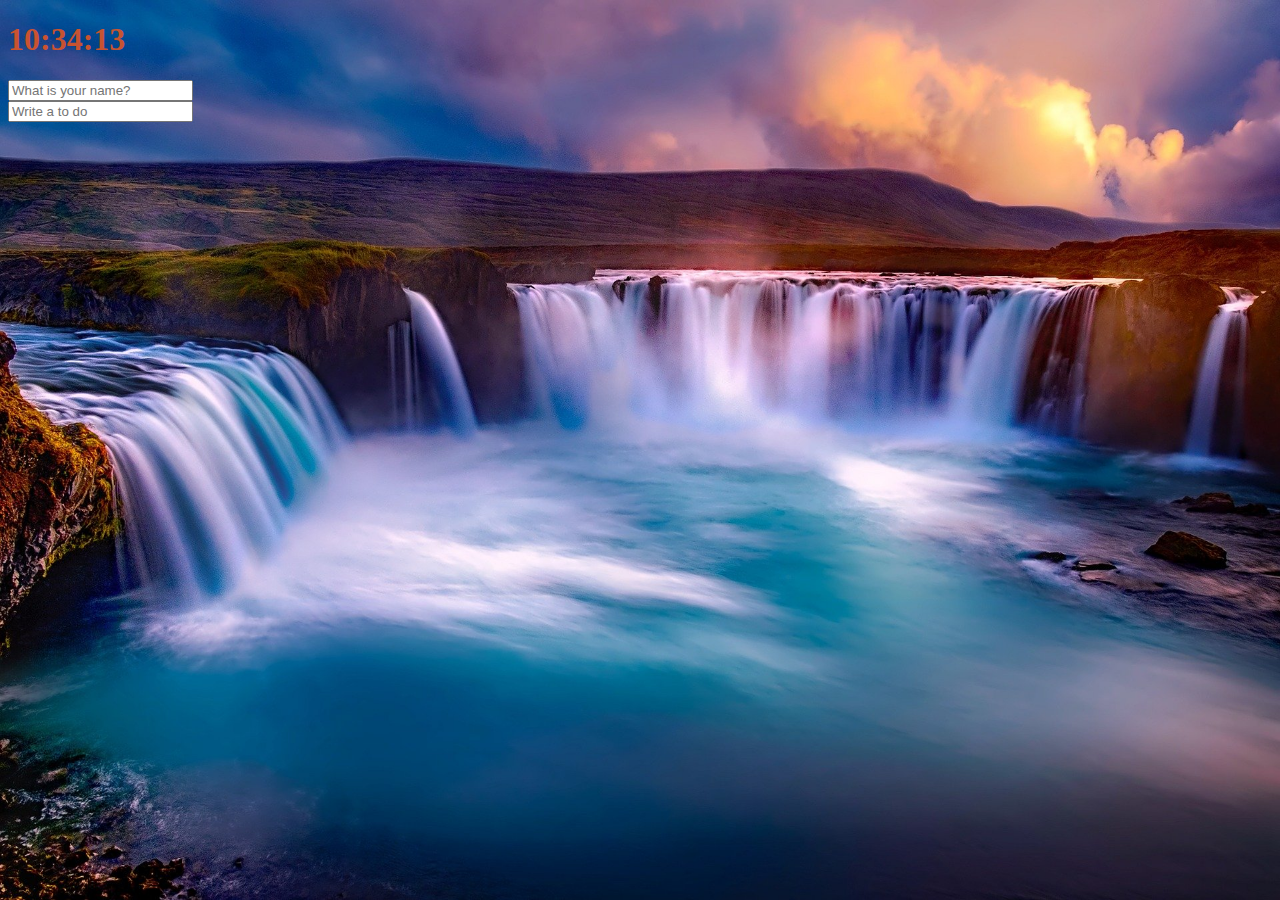
<file: VanillaJS-master/index.html>
<!DOCTYPE html>
<html>
<head>
    <meta charset="UTF-8">
    <title>Something</title>
    <link rel="stylesheet" href="index.css" />
</head>

<body>
    <!--  index.js test -->
    <!-- <h1 id="title" class="btn">This works!</h1> -->
    <!-- <script src="index.js"></script> -->
    <div class="js-clock">
        <h1>00:00</h1>
    </div>
    <form class="js-form form showing">
        <input type="text" placeholder="What is your name?"/>
    </form>
    <h4 class="js-greetings greetings"></h4>
    <form class="js-toDoForm">
        <input type="text" placeholder="Write a to do" />
    </form>
    <ul class="js-toDoList">
    </ul>

    <script src="clock.js"></script>
    <script src="getting.js"></script>
    <script src="todo.js"></script>
    <script src="bg.js"></script>
    <script src="weather.js"></script>
</body>
</html>
</file>
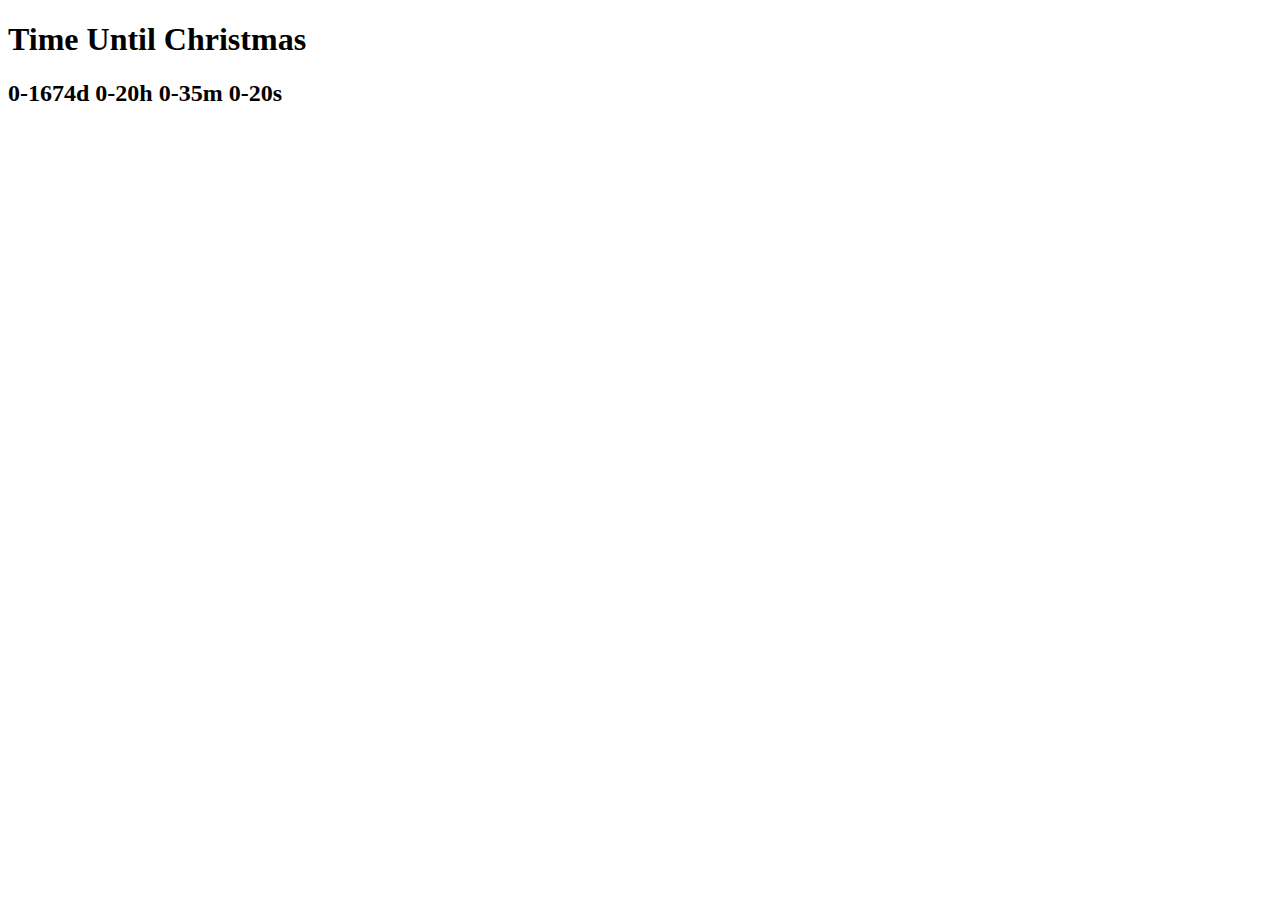
<file: VanillaJS_Challenger/3일차/index.html>
<!DOCTYPE html>
<html>
  <head>
    <title>Parcel Sandbox</title>
    <meta charset="UTF-8" />
  </head>

  <body>
    <div class="js-clock">
      <h1>Time Until Christmas</h1>
      <h2>00:00</h2>
    </div>
    <script src="src/index.js"></script>
  </body>
</html>
</file>
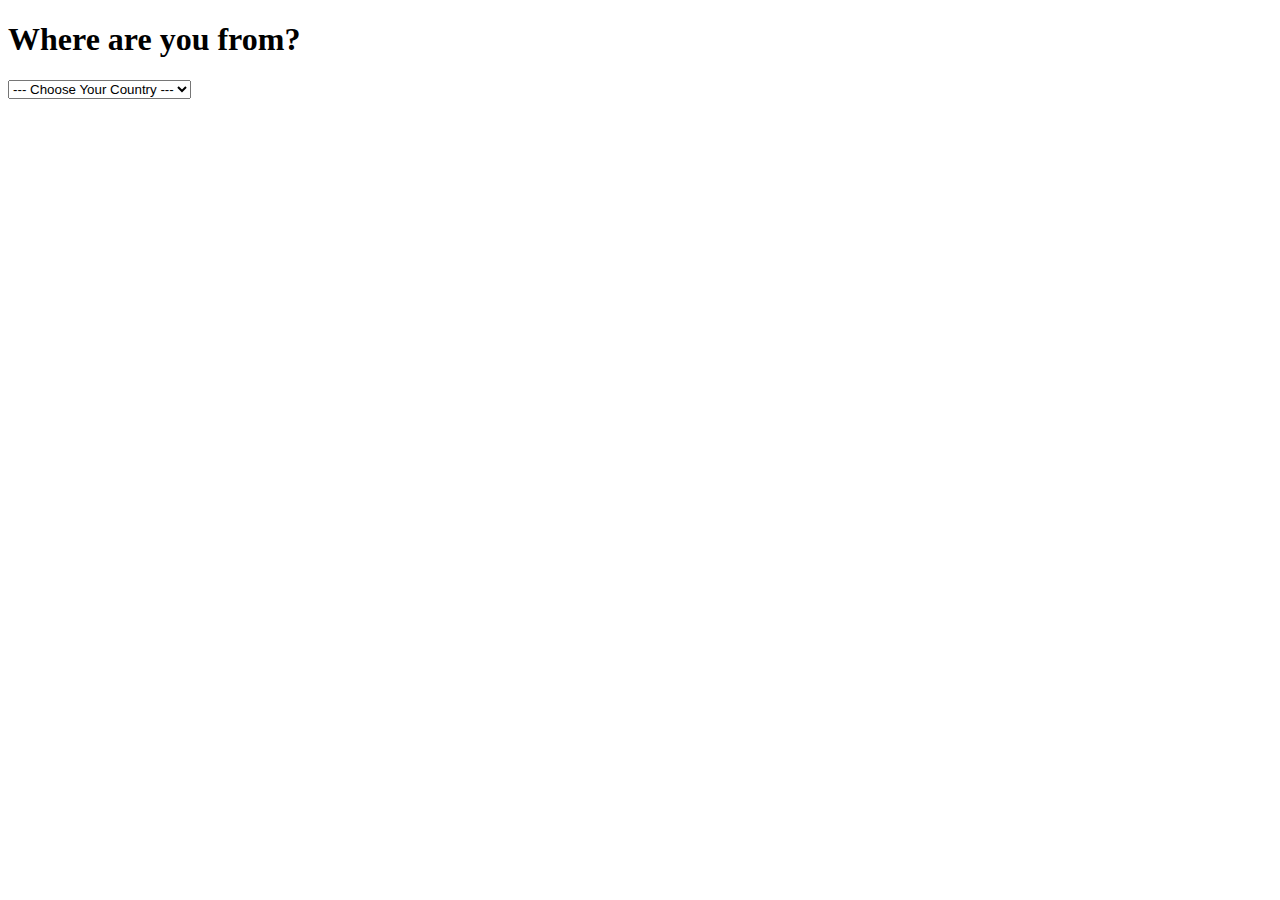
<file: VanillaJS_Challenger/4일차/index.html>
<!DOCTYPE html>
<html>
  <head>
    <title>Parcel Sandbox</title>
    <meta charset="UTF-8" />
  </head>
  <body>
    <h1>Where are you from?</h1>
    <select class="js-select">
      <option value="">--- Choose Your Country ---</option>
      <option value="KR">Korea</option>
      <option value="GR">Greece</option>
      <option value="TUR">Turkey</option>
      <option value="FIN">Finland</option>
    </select>
    <h3 class="result"></h3>
    <script src="src/index.js"></script>
  </body>
</html>
</file>
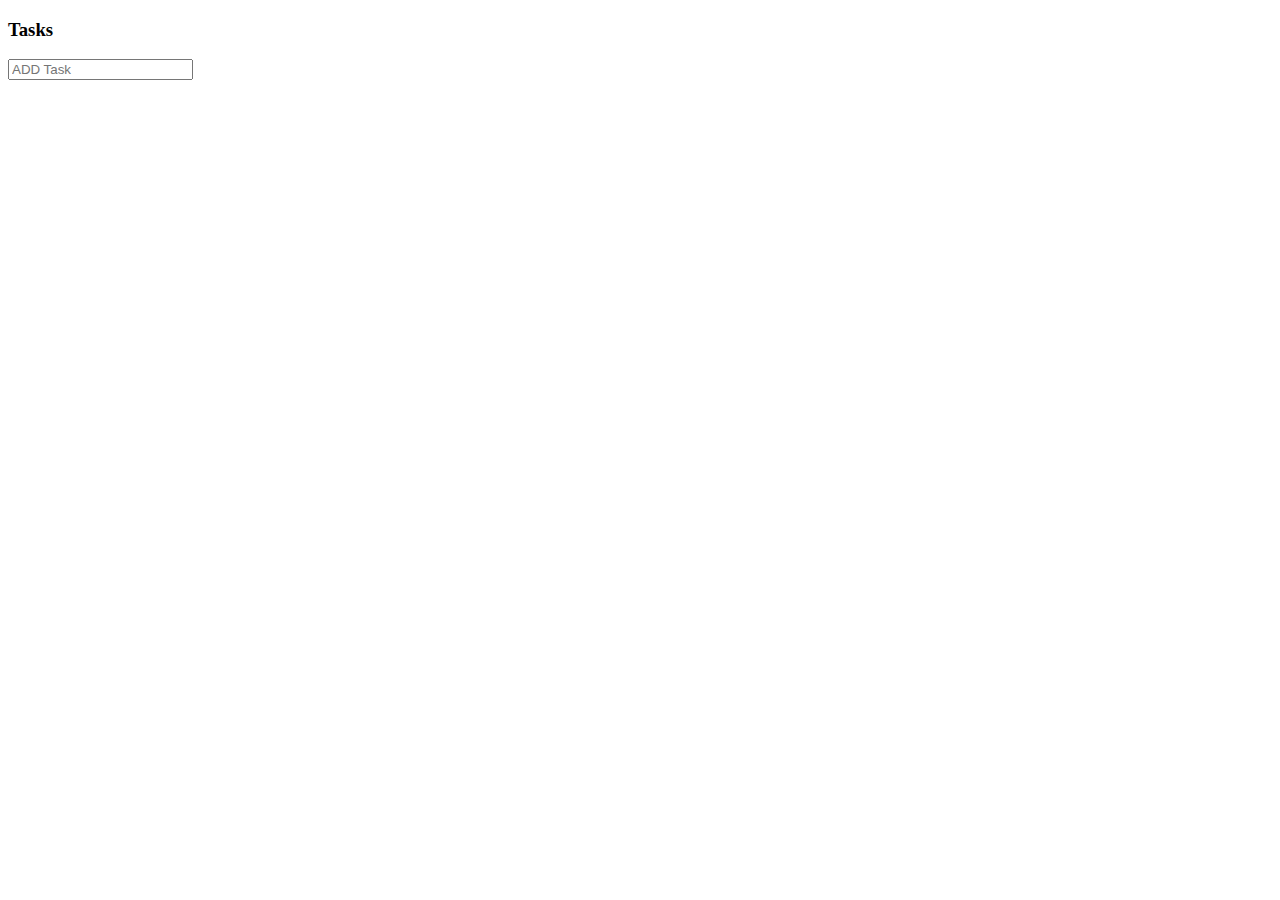
<file: VanillaJS_Challenger/5일차/index.html>
<!DOCTYPE html>
<html>
  <head>
    <title>Parcel Sandbox</title>
    <meta charset="UTF-8" />
  </head>

  <body>
    <h3>Tasks</h3>
    <form class="js-form">
        <input type="text" placeholder="ADD Task"/>
    </form>
    <ul class="js-pending">
    </ul>
    <ul class="js-finished">
    </ul>
    <script src="src/index.js"></script>
  </body>
</html>
</file>
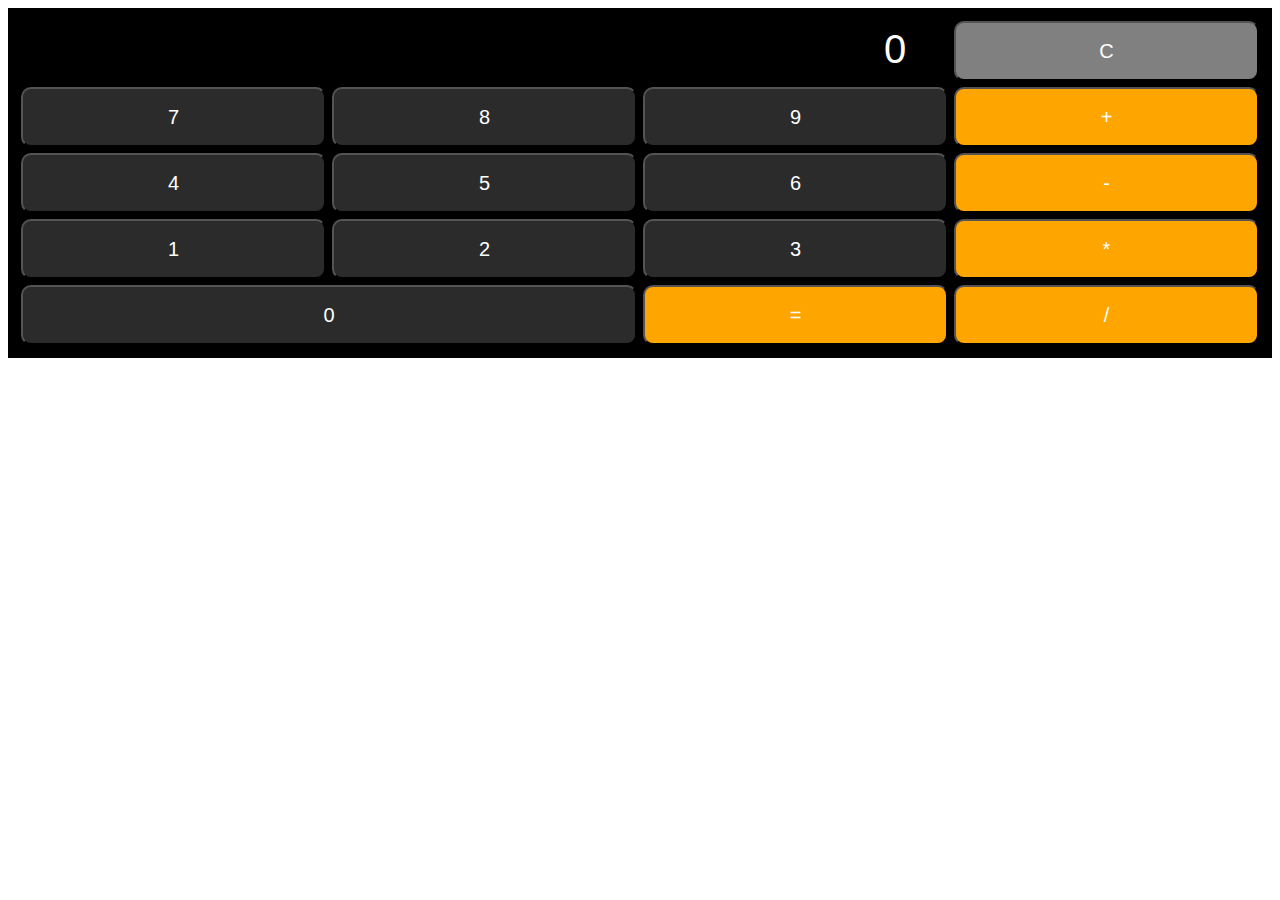
<file: VanillaJS_Challenger/8.1일차/index.html>
<!DOCTYPE html>
<html>
  <head>
    <title>Parcel Sandbox</title>
    <link rel="stylesheet" href="src/styles.css" />
    <meta charset="UTF-8" />
  </head>
  <body>
    <div class="container">
        <div class="show"><input type="text" class="js-result" value="0"/></div>
        <button class="js-reset" data-Type="ac">C</button>
        <button class="js-number">7</button>
        <button class="js-number">8</button>
        <button class="js-number">9</button>
        <button class="js-operation" data-Type="operator">+</button>
        <button class="js-number">4</button>
        <button class="js-number">5</button>
        <button class="js-number">6</button>
        <button class="js-operation" data-Type="operator">-</button>
        <button class="js-number">1</button>
        <button class="js-number">2</button>
        <button class="js-number">3</dbuttoniv>
        <button class="js-operation" data-Type="operator">*</button>
        <button class="zero js-number">0</button>
        <button class="js-operation js-equals" data-Type="equals">=</button>
        <button class="js-operation" data-Type="operator">/</button>
    </button>
    <script src="src/index.js"></script>
  </body>
</html>
</file>
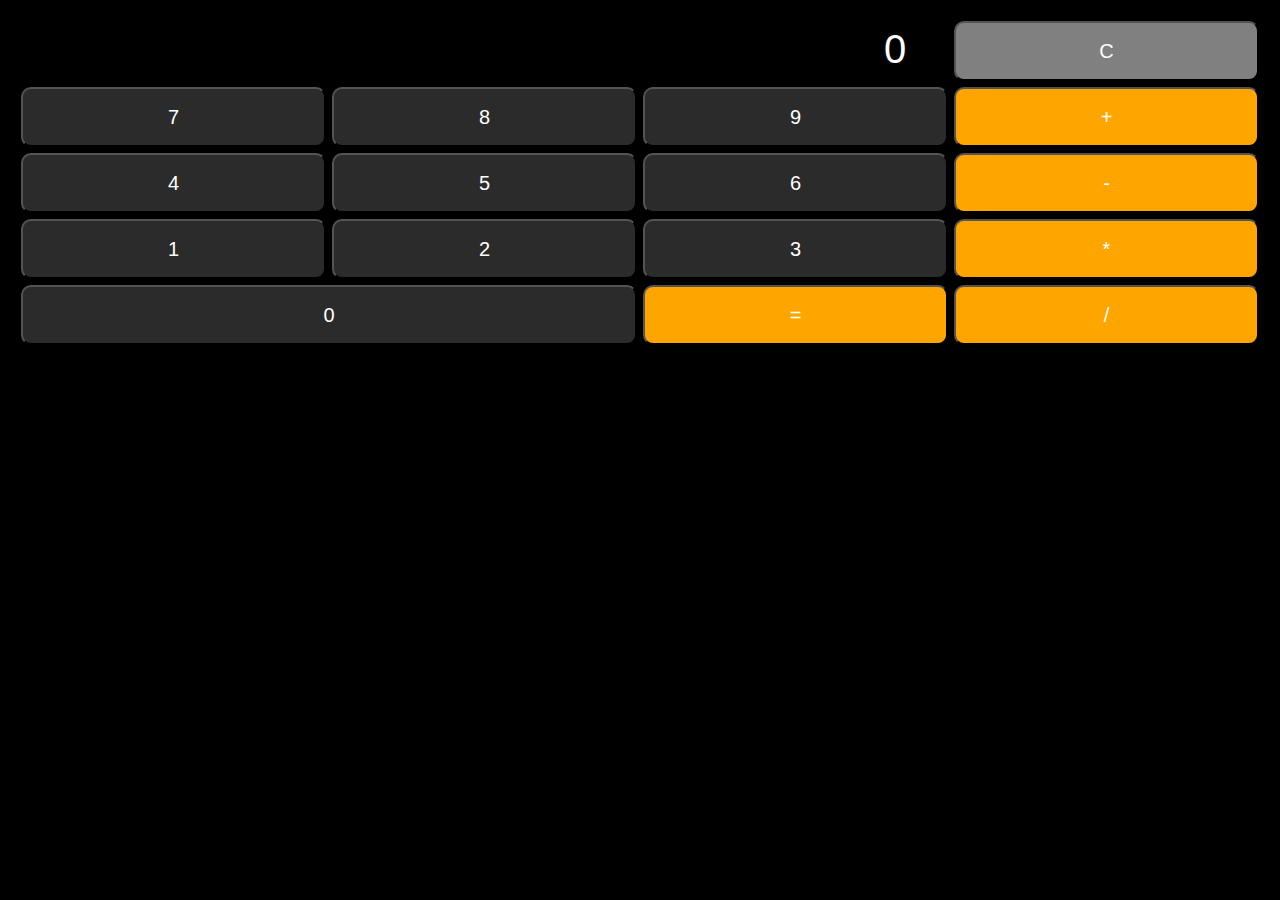
<file: VanillaJS_Challenger/8일차/index.html>
<!DOCTYPE html>
<html>
  <head>
    <title>Parcel Sandbox</title>
    <link rel="stylesheet" href="src/styles.css" />
    <meta charset="UTF-8" />
  </head>
  <body>
    <div class="container">
        <div class="result"><input type="text" class="show" value="0"/></div>
        <button class="cancle" data-Type="ac">C</button>
        <button class="number">7</button>
        <button class="number">8</button>
        <button class="number">9</button>
        <button class="operation" data-Type="operator">+</button>
        <button class="number">4</button>
        <button class="number">5</button>
        <button class="number">6</button>
        <button class="operation" data-Type="operator">-</button>
        <button class="number">1</button>
        <button class="number">2</button>
        <button class="number">3</dbuttoniv>
        <button class="operation" data-Type="operator">*</button>
        <button class="zero number">0</button>
        <button class="operation" data-Type="equals">=</button>
        <button class="operation" data-Type="operator">/</button>
    </button>
    <script src="src/index.js"></script>
  </body>
</html>
</file>
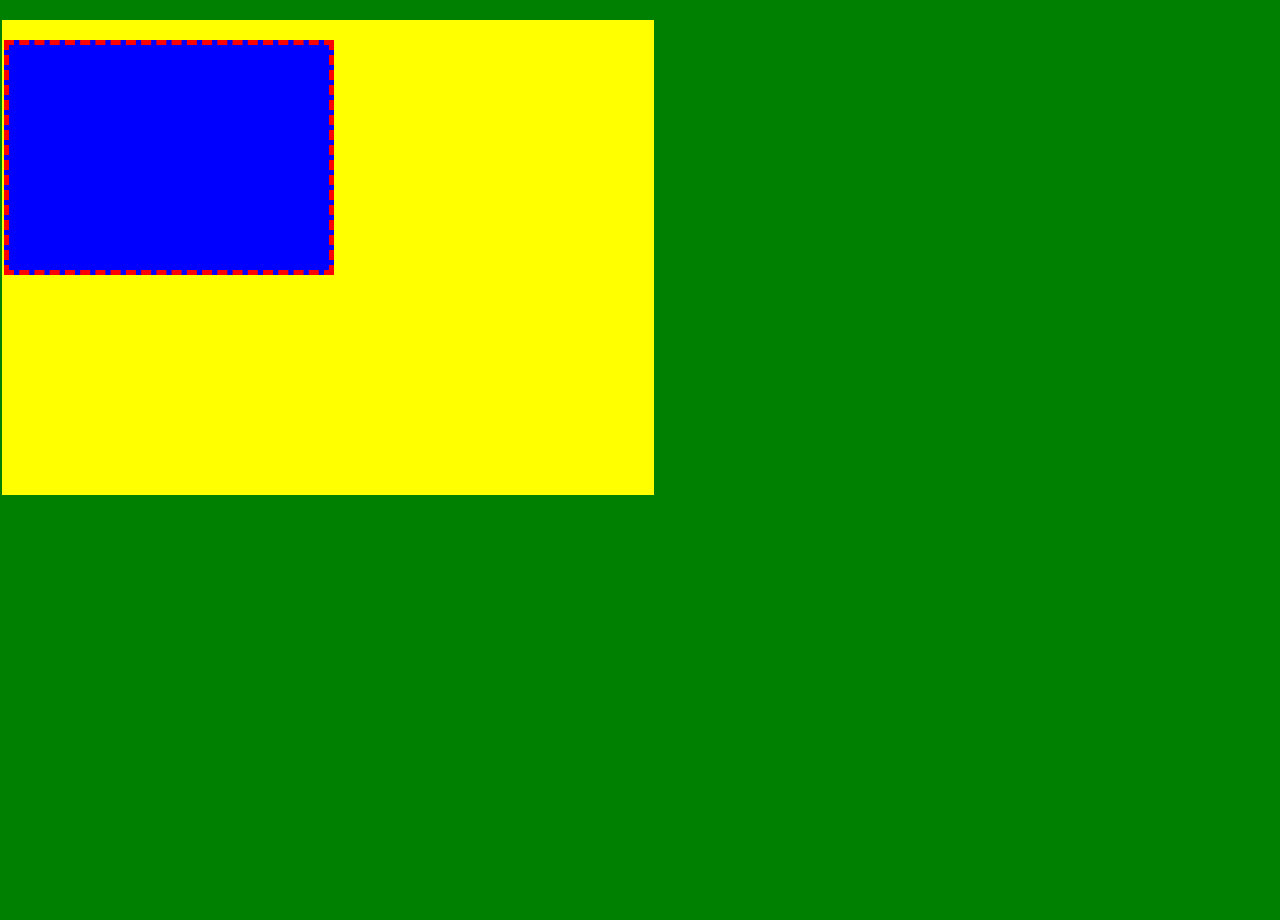
<file: kakao-clone-master/kakao-clone-examples-master/02-box-model/index.html>
<!DOCTYPE html>
<html lang="en">
<head>
  <meta charset="UTF-8">
  <meta name="viewport" content="width=device-width, initial-scale=1.0">
  <meta http-equiv="X-UA-Compatible" content="ie=edge">
  <title>Box Model</title>
  <style>
    body,html{
      padding: 0;
      margin: 0;
      background-color: green;
      height: 100%;
    }
    .box{
      background-color: yellow;
      width: 50%;
      height:50%;
      padding:30px; /* all sides */
      padding:30px 20px; /* top bottom | left right */
      padding:20px 10px 5px 2px; /* top | bottom | left | right */
      margin:30px; /* all sides */
      margin:30px 20px; /* top bottom | left right */
      margin:20px 10px 5px 2px; /* top | bottom | left | right */
    }
    .inside-box{
      background-color: blue;
      width:50%;
      height: 50%;
      border:5px dashed red; /* border-width | border-style | border-color */
    }
  </style>
</head>
<body>
    <div class="box">
      <div class="inside-box"></div>
    </div>
</body>
</html>
</file>
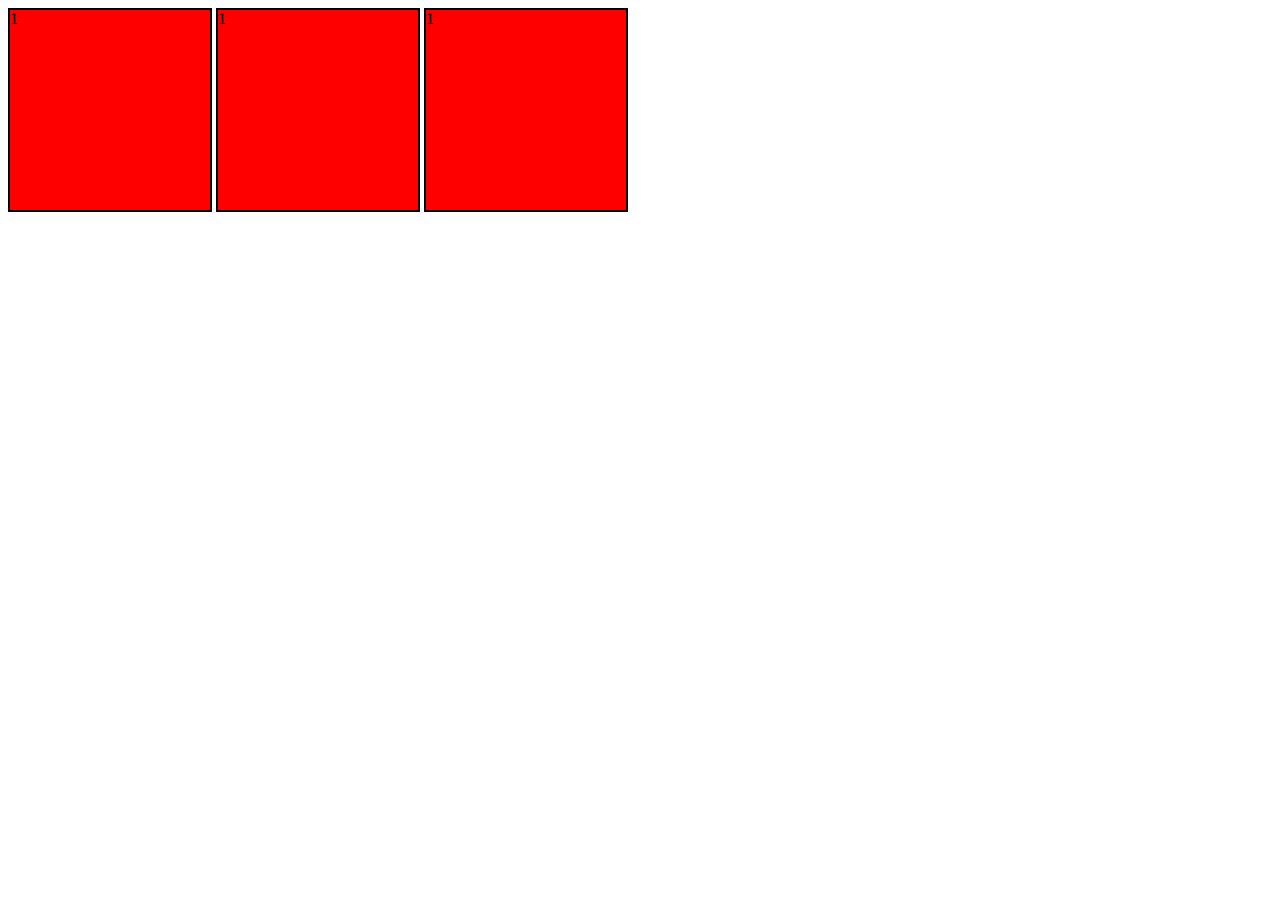
<file: kakao-clone-master/kakao-clone-examples-master/03-inline-block-inline-block/index.html>
<!DOCTYPE html>
<html lang="en">
<head>
  <meta charset="UTF-8">
  <meta name="viewport" content="width=device-width, initial-scale=1.0">
  <meta http-equiv="X-UA-Compatible" content="ie=edge">
  <title>Inline Example</title>
  <style>
  .box{
    background-color: red;
    width:200px;
    height:200px;
    border:2px solid black;
    display: inline-block; /* block or inline or inline-block */
  }
  </style>
</head>
<body>
  <span class="box">1</span>
  <span class="box">1</span>
  <span class="box">1</sspan>
</body>
</html>
</file>
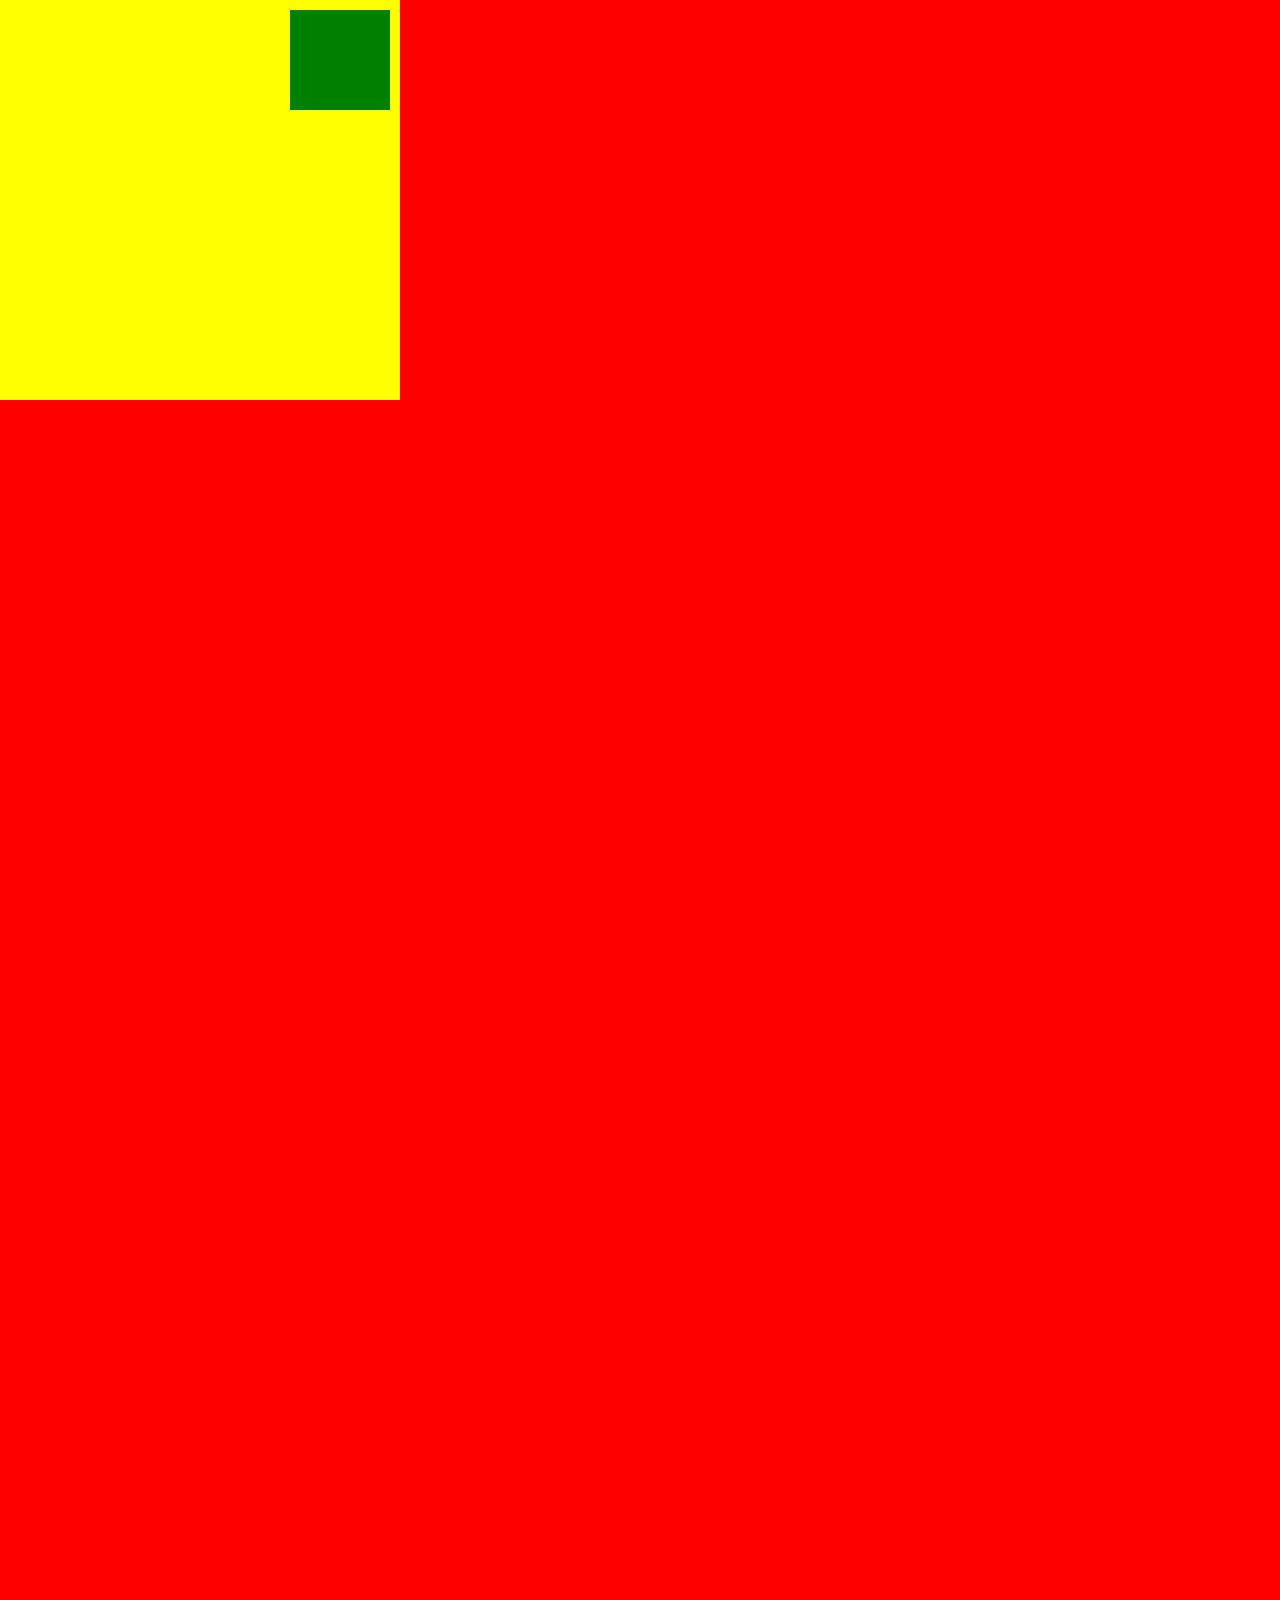
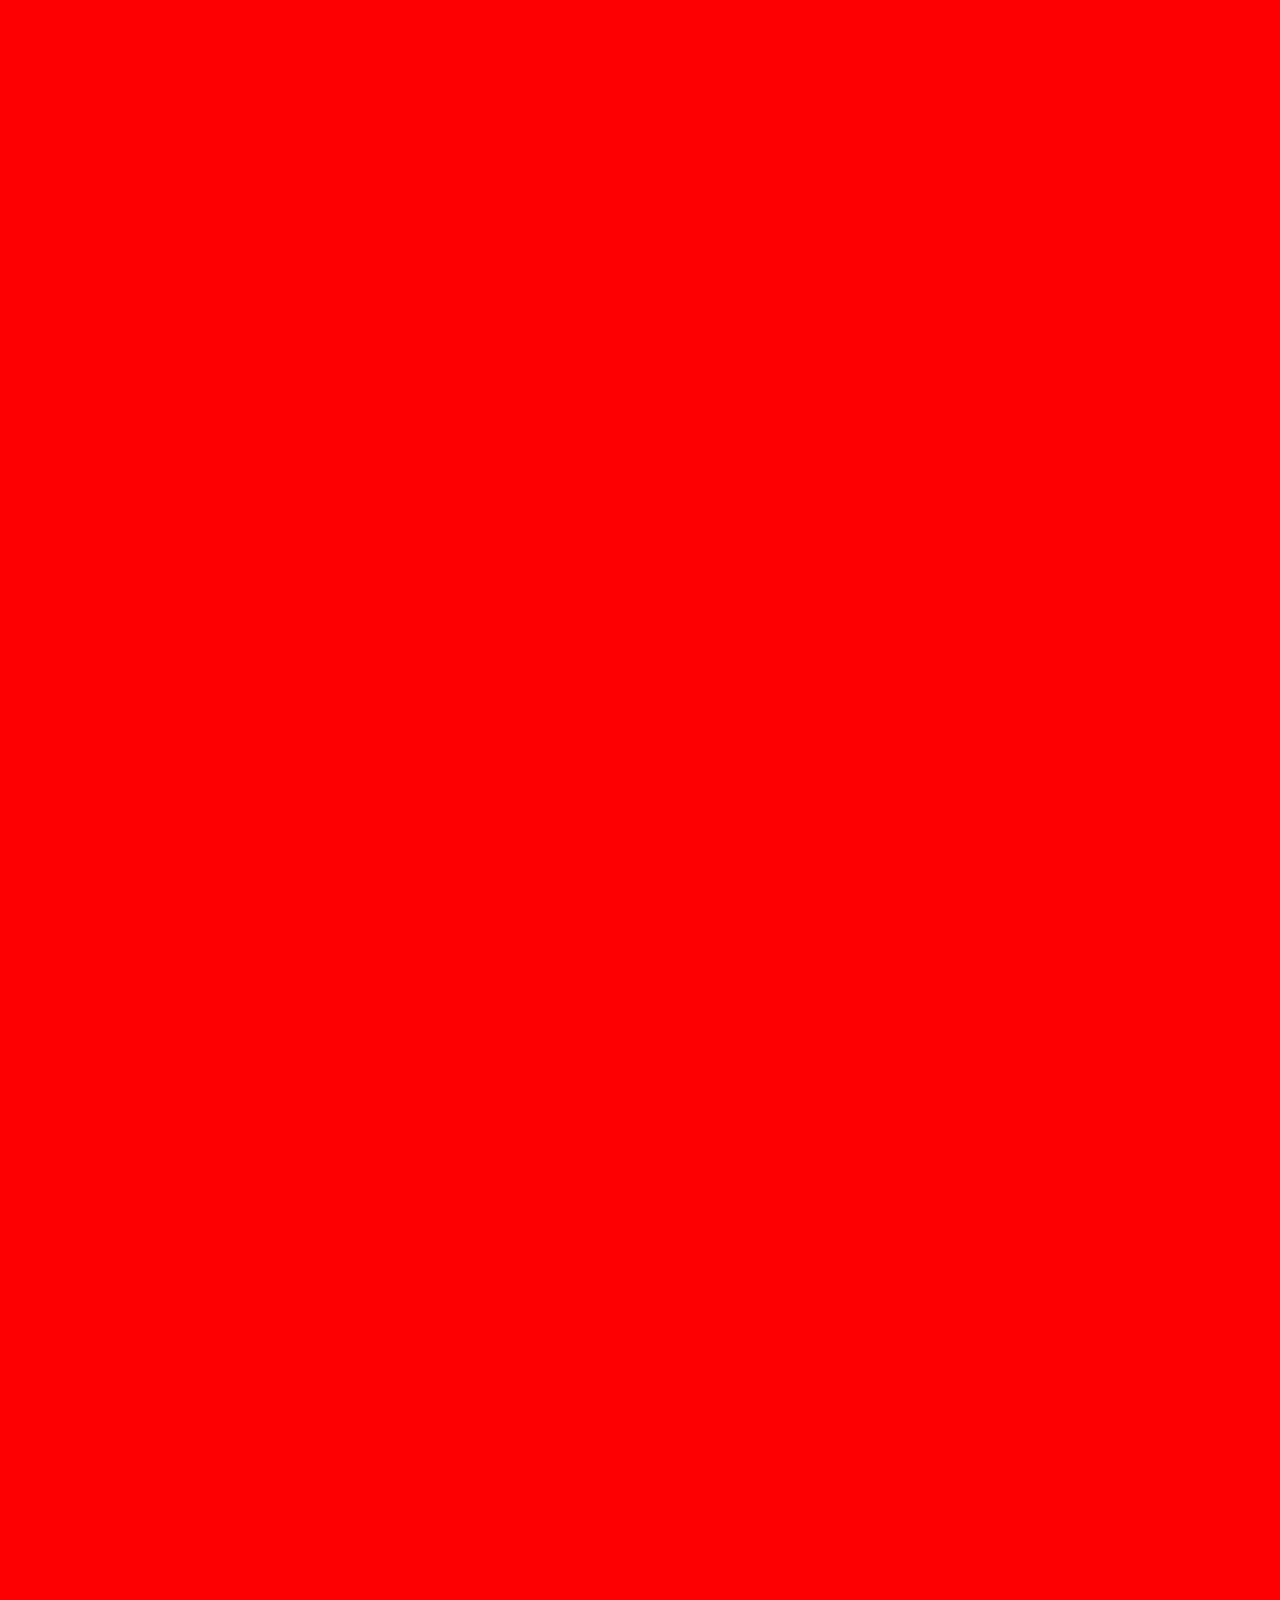
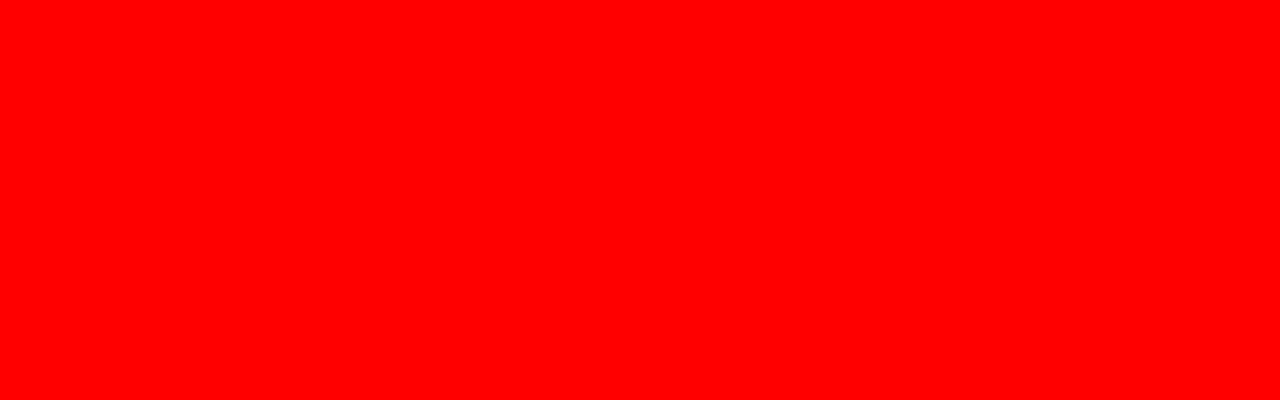
<file: kakao-clone-master/kakao-clone-examples-master/04-position/index.html>
<!DOCTYPE html>
<html lang="en">
<head>
  <meta charset="UTF-8">
  <meta name="viewport" content="width=device-width, initial-scale=1.0">
  <meta http-equiv="X-UA-Compatible" content="ie=edge">
  <title>Position</title>
  <style>
    body,html{
      height: 100%;
      margin:0;
      padding:0;
    }
    body{
      height: 400%;
      background-color: red;
    }
    /* Position Fixed

    #boxOne{
      height:300px;
      width:300px;
      background-color: yellow;
      position:static;
    }
    #boxTwo{
      height:300px;
      width:100%;
      background-color: green;
      position:fixed;
      bottom:30%;
      left:0;
    }*/
    /* Absolute */
    .abs-box{
      width:400px;
      height: 400px;
      background-color: yellow;
      position: relative; /* Remember to put relative here or the child will go to the body*/
    }
    .abs-child{
      width:100px;
      height: 100px;
      background-color: green;
      position: absolute;
      right:10px;
      top:10px;
    }
  </style>
</head>
<body>
  <div class="abs-box">
    <div class="abs-child"></div>
  </div>
  <!-- Position Fixed
  <div id="boxOne">
    <div class="box-child"></div>
  </div>
  <div id="boxTwo">
    <div class="box-child"></div>
  </div> -->
</body>
</html>
</file>
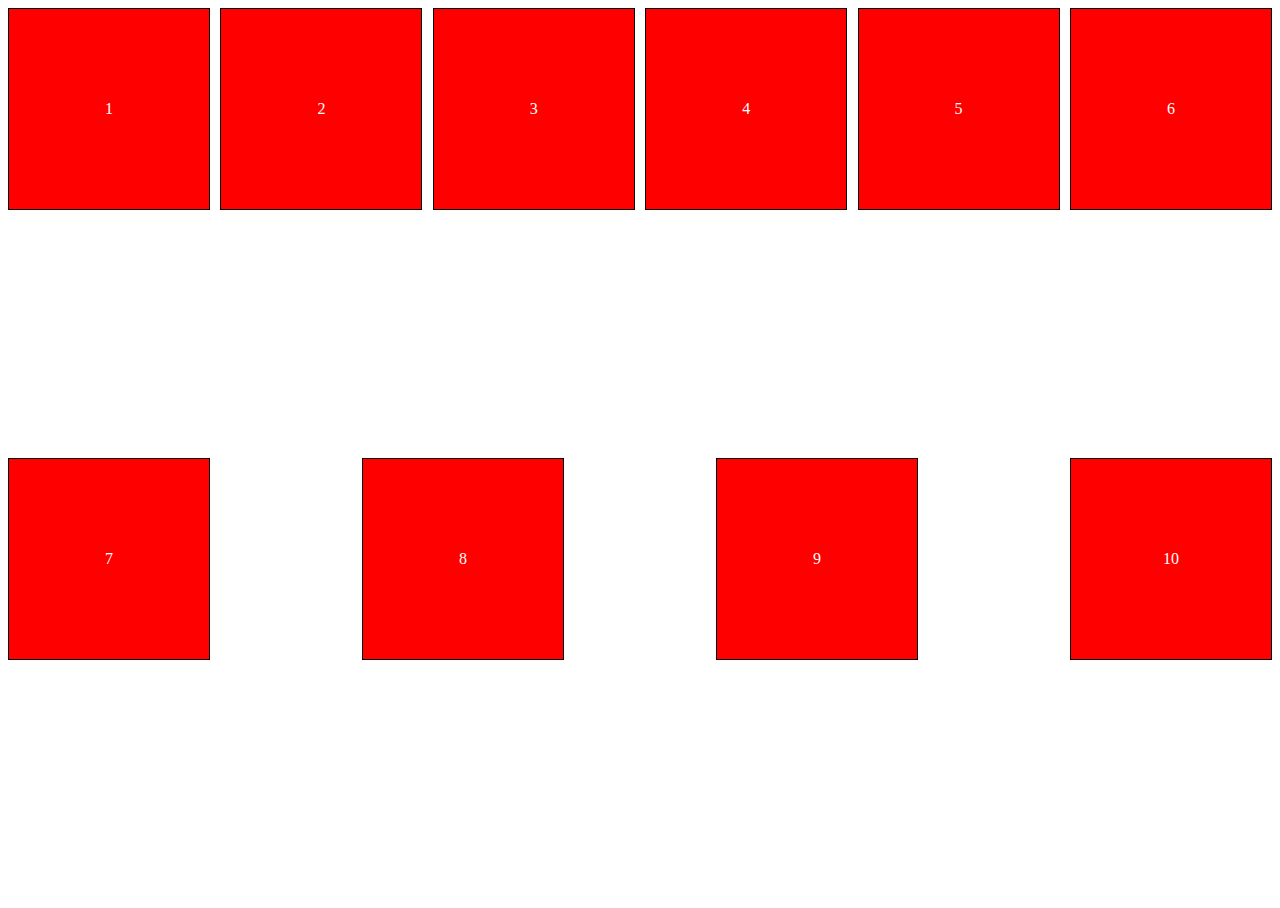
<file: kakao-clone-master/kakao-clone-examples-master/05-flex/index.html>
<!DOCTYPE html>
<html lang="en">
<head>
  <meta charset="UTF-8">
  <meta name="viewport" content="width=device-width, initial-scale=1.0">
  <meta http-equiv="X-UA-Compatible" content="ie=edge">
  <title>Flex</title>
  <style>
  html,body{
    height: 100%;
  }
  .father{
    display: flex;
    justify-content: space-between;
    align-items: flex-start;
    flex-direction: row;
    height: 100%;
    flex-wrap:wrap;
  }
  .box{
    background-color: red;
    width: 200px;
    height: 200px;
    border:1px solid black;
    display: flex;
    justify-content: center;
    align-items: center;
    color:white;
  }
  </style>
</head>
<body>
  <div class="father">
    <div class="box">1</div>
    <div class="box">2</div>
    <div class="box">3</div>
    <div class="box">4</div>
    <div class="box">5</div>
    <div class="box">6</div>
    <div class="box">7</div>
    <div class="box">8</div>
    <div class="box">9</div>
    <div class="box">10</div>
  </div>
</body>
</html>
</file>
<file: VanillaJS-master/index.css>
body {
  background-color: black;
}

h1 {
  color: rgba(235, 86, 32, 0.856);
  transition: color 0.5s ease-in-out;
}
/* 
.btn {
  cursor: pointer;
}

.clicked {
  color: rgb(99, 35, 12);
} */

.form,
.greetings {
  display: none;
}

.showing {
  display: block;
}

@keyframes fadeIn {
  from {
    opacity: 0;
  }
  to {
    opacity: 1;
  }
}

.bgImage {
  position: absolute;
  top: 0;
  left: 0;
  width: 100%;
  height: 100%;
  z-index: -1;
  animation: fadeIn 0.5s linear;
}
</file>
<file: VanillaJS_Challenger/8.1일차/src/styles.css>
body {
  font-family: sans-serif;
}

button {
  color: white;
  font-size: 20px;
}

input {
  background-color: black;
  color: white;
  width: 95%;
  height: 60px;
  text-align: right;
  font-size: 40px;
  border: none;
}

.container {
  display: grid;
  grid-template-columns: repeat(4, 1fr);
  background-color: black;
  color: white;
  padding: 10px;
}

.show {
  grid-column: 1/4;
}

.zero {
  grid-column: 1/3;
}

.js-reset {
  display: flex;
  justify-content: center;
  align-items: center;
  background-color: gray;
  margin: 3px;
  height: 60px;
  border-radius: 10px;
}

.js-number {
  display: flex;
  justify-content: center;
  align-items: center;
  background-color: rgba(48, 47, 47, 0.925);
  margin: 3px;
  height: 60px;
  border-radius: 10px;
}

.js-operation {
  display: flex;
  justify-content: center;
  align-items: center;
  background-color: orange;
  margin: 3px;
  height: 60px;
  border-radius: 10px;
}
</file>
<file: VanillaJS_Challenger/8일차/src/styles.css>
body {
  font-family: sans-serif;
  background-color: black;
}

button {
  color: white;
  font-size: 20px;
}

input {
  background-color: black;
  color: white;
  width: 95%;
  height: 60px;
  text-align: right;
  font-size: 40px;
  border: none;
}

.container {
  display: grid;
  grid-template-columns: repeat(4, 1fr);
  background-color: black;
  color: white;
  padding: 10px;
}

.result {
  grid-column: 1/4;
}

.zero {
  grid-column: 1/3;
}

.number {
  display: flex;
  justify-content: center;
  align-items: center;
  background-color: rgba(48, 47, 47, 0.925);
  margin: 3px;
  height: 60px;
  border-radius: 10px;
}

.operation {
  display: flex;
  justify-content: center;
  align-items: center;
  background-color: orange;
  margin: 3px;
  height: 60px;
  border-radius: 10px;
}

.cancle {
  display: flex;
  justify-content: center;
  align-items: center;
  background-color: gray;
  margin: 3px;
  height: 60px;
  border-radius: 10px;
}
</file>
